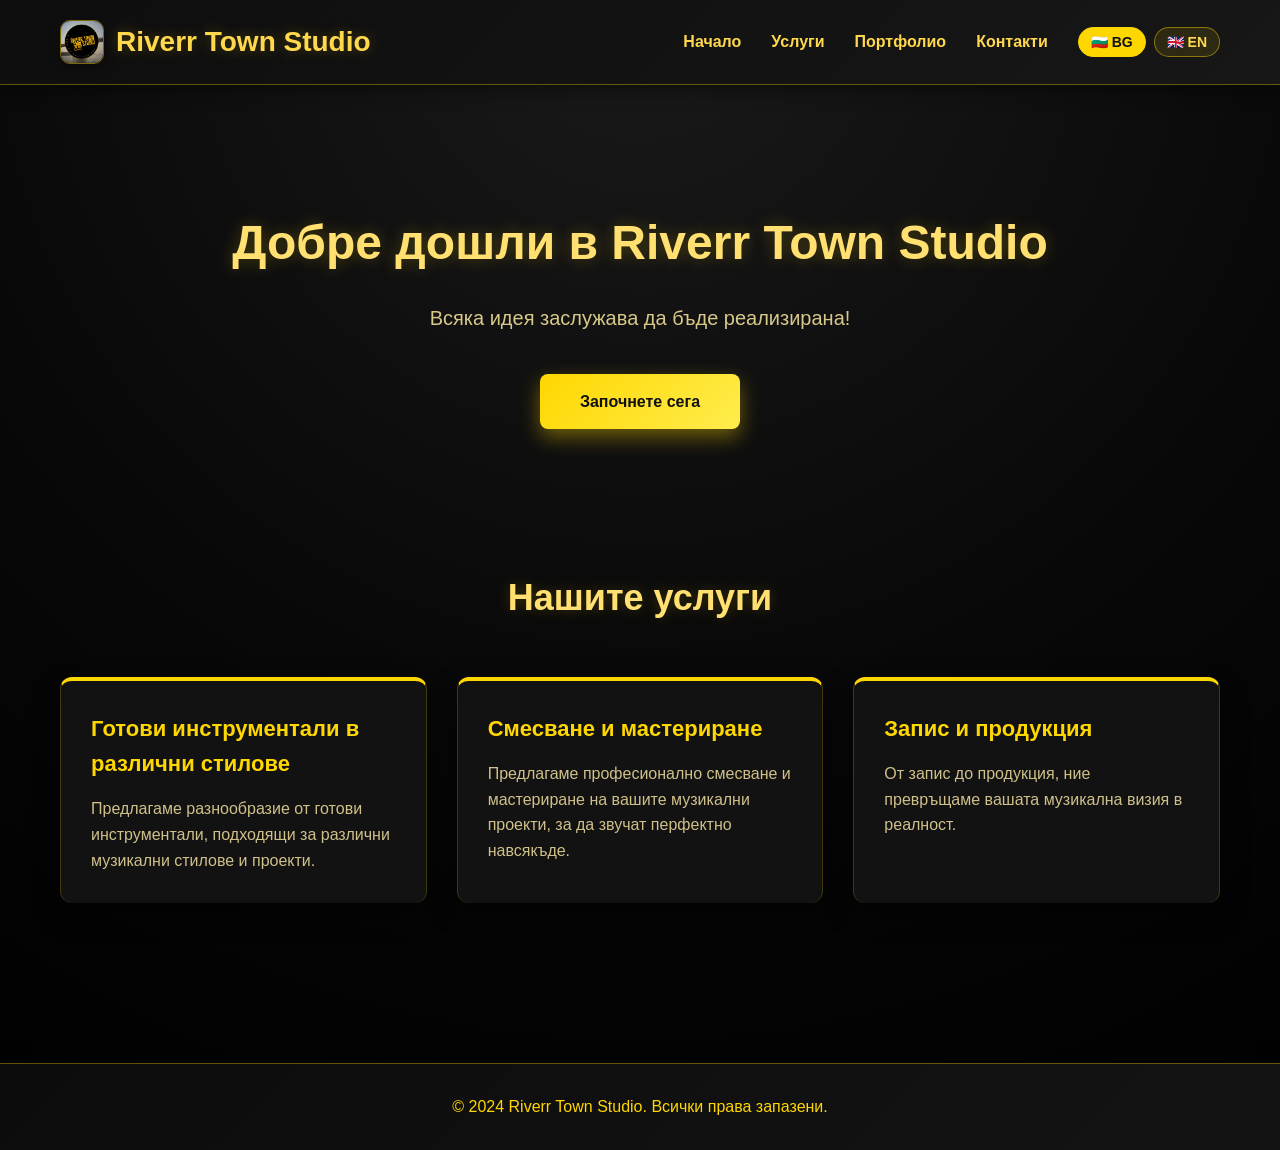
<file: index.html>
<!DOCTYPE html>
<html lang="bg">
<head>
    <meta charset="UTF-8">
    <meta name="viewport" content="width=device-width, initial-scale=1.0">
    <title>Riverr Town Studio</title>
    <link rel="stylesheet" href="styles.css">
    <style>
        .hero {
            max-width: 1200px;
            margin: 60px auto 0;
            padding: 60px 20px;
            text-align: center;
        }

        .hero h1 {
            font-size: 48px;
            margin-bottom: 20px;
            color: #ffe070;
            text-shadow: 0 0 16px rgba(255, 215, 0, 0.25);
        }

        .hero p {
            font-size: 20px;
            color: #d8c98b;
            margin-bottom: 40px;
        }

        .cta-button {
            display: inline-block;
            background: linear-gradient(135deg, #ffd700 0%, #ffed4e 100%);
            color: #111;
            padding: 15px 40px;
            border-radius: 8px;
            text-decoration: none;
            font-weight: bold;
            font-size: 16px;
            box-shadow: 0 8px 20px rgba(255, 215, 0, 0.4);
            transition: transform 0.3s ease, box-shadow 0.3s ease;
            border: none;
            cursor: pointer;
        }

        .cta-button:hover {
            transform: translateY(-3px);
            box-shadow: 0 12px 30px rgba(255, 215, 0, 0.6);
        }

        .features {
            max-width: 1200px;
            margin: 80px auto;
            padding: 0 20px;
        }

        .features h2 {
            text-align: center;
            font-size: 36px;
            margin-bottom: 50px;
            color: #ffe070;
            text-shadow: 0 0 14px rgba(255, 215, 0, 0.22);
        }

        .feature-grid {
            display: grid;
            grid-template-columns: repeat(auto-fit, minmax(120px, 1fr));
            gap: 30px;
            max-width: 1200px;
            margin: 0 auto;
        }

        .feature-card {
            background: #121212;
            padding: 30px;
            border-radius: 12px;
            box-shadow: 0 10px 28px rgba(0, 0, 0, 0.45);
            transition: transform 0.3s ease, box-shadow 0.3s ease;
            border-top: 4px solid #ffd700;
            border-left: 1px solid rgba(255, 215, 0, 0.2);
            border-right: 1px solid rgba(255, 215, 0, 0.2);
        }

        .feature-card:hover {
            transform: translateY(-8px);
            box-shadow: 0 15px 40px rgba(255, 215, 0, 0.3);
        }

        .feature-card h3 {
            color: #ffd700;
            margin-bottom: 15px;
            font-size: 22px;
        }

        .feature-card p {
            color: #d0c08a;
            font-size: 16px;
        }
    </style>
</head>
<body>
    <header>
        <nav>
            <div class="logo">
                <img src="logo.png" alt="Riverr Town Studio logo">
                <span>Riverr Town Studio</span>
            </div>
            <ul>
                <li><a href="index.html" data-i18n="nav_home">Начало</a></li>
                <li><a href="index.html#services" data-i18n="nav_services">Услуги</a></li>
                <li><a href="portfolio.html" data-i18n="nav_portfolio">Портфолио</a></li>
                <li><a href="contacts.html" data-i18n="nav_contact">Контакти</a></li>
                <li class="language-switch" aria-label="Избор на език / Language selection">
                    <button class="lang-btn active" data-lang="bg" type="button">🇧🇬 BG</button>
                    <button class="lang-btn" data-lang="en" type="button">🇬🇧 EN</button>
                </li>
            </ul>
        </nav>
    </header>

    <section class="hero" id="home">
        <h1 data-i18n="hero_title">Добре дошли в Riverr Town Studio</h1>
        <p data-i18n="hero_subtitle">Всяка идея заслужава да бъде реализирана!</p>
        <a class="cta-button" data-i18n="hero_cta" href="shop.html">Започнете сега</a>
    </section>

    <section class="features" id="services">
        <h2 data-i18n="services_title">Нашите услуги</h2>
        <div class="feature-grid">
            <div class="feature-card">
                <h3 data-i18n="feature_1_title">Готови инструментали в различни стилове</h3>
                <p data-i18n="feature_1_text">Предлагаме разнообразие от готови инструментали, подходящи за различни музикални стилове и проекти.</p>
            </div>
            <div class="feature-card">
                <h3 data-i18n="feature_2_title">Смесване и мастериране</h3>
                <p data-i18n="feature_2_text">Предлагаме професионално смесване и мастериране на вашите музикални проекти, за да звучат перфектно навсякъде.</p>
            </div>
            <div class="feature-card">
                <h3 data-i18n="feature_3_title">Запис и продукция</h3>
                <p data-i18n="feature_3_text">От запис до продукция, ние превръщаме вашата музикална визия в реалност.</p>
            </div>
        </div>
    </section>

    <footer>
        <p data-i18n="footer_text">&copy; 2024 Riverr Town Studio. Всички права запазени.</p>
    </footer>

    <script>
        const translations = {
            bg: {
                nav_home: "Начало",
                nav_services: "Услуги",
                nav_portfolio: "Портфолио",
                nav_contact: "Контакти",
                hero_title: "Добре дошли в Riverr Town Studio",
                hero_subtitle: "Всяка идея заслужава да бъде реализирана!",
                hero_cta: "Започнете сега",
                services_title: "Нашите услуги",
                feature_1_title: "Готови инструментали в различни стилове",
                feature_1_text: "Предлагаме разнообразие от готови инструментали, подходящи за различни музикални стилове и проекти.",
                feature_2_title: "Смесване и мастериране",
                feature_2_text: "Предлагаме професионално смесване и мастериране на вашите музикални проекти, за да звучат перфектно навсякъде.",
                feature_3_title: "Запис и продукция",
                feature_3_text: "От запис до продукция, ние превръщаме вашата музикална визия в реалност.",
                footer_text: "&copy; 2024 Riverr Town Studio. Всички права запазени.",
                page_title: "Riverr Town Studio"
            },
            en: {
                nav_home: "Home",
                nav_services: "Services",
                nav_portfolio: "Portfolio",
                nav_contact: "Contact",
                hero_title: "Welcome to Riverr Town Studio",
                hero_subtitle: "Every idea deserves to be brought to life!",
                hero_cta: "Get Started",
                services_title: "Our Services",
                feature_1_title: "Ready-Made Instrumentals in Various Styles",
                feature_1_text: "We offer a diverse range of ready-made instrumentals suitable for different music genres and creative projects.",
                feature_2_title: "Mixing and Mastering",
                feature_2_text: "We provide professional mixing and mastering for your music projects, so they sound perfect everywhere.",
                feature_3_title: "Recording and Production",
                feature_3_text: "From recording to production, we turn your musical vision into reality.",
                footer_text: "&copy; 2024 Riverr Town Studio. All rights reserved.",
                page_title: "Riverr Town Studio"
            }
        };

        const languageButtons = document.querySelectorAll('.lang-btn');
        const translatableElements = document.querySelectorAll('[data-i18n]');

        function setLanguage(lang) {
            const selectedLanguage = translations[lang] ? lang : 'bg';

            translatableElements.forEach((element) => {
                const key = element.getAttribute('data-i18n');
                if (translations[selectedLanguage][key]) {
                    element.innerHTML = translations[selectedLanguage][key];
                }
            });

            document.documentElement.lang = selectedLanguage;
            document.title = translations[selectedLanguage].page_title;
            localStorage.setItem('riverrtown-language', selectedLanguage);

            languageButtons.forEach((button) => {
                button.classList.toggle('active', button.dataset.lang === selectedLanguage);
            });
        }

        languageButtons.forEach((button) => {
            button.addEventListener('click', () => {
                setLanguage(button.dataset.lang);
            });
        });

        setLanguage(localStorage.getItem('riverrtown-language') || 'bg');
    </script>
</body>
</html>
</file>
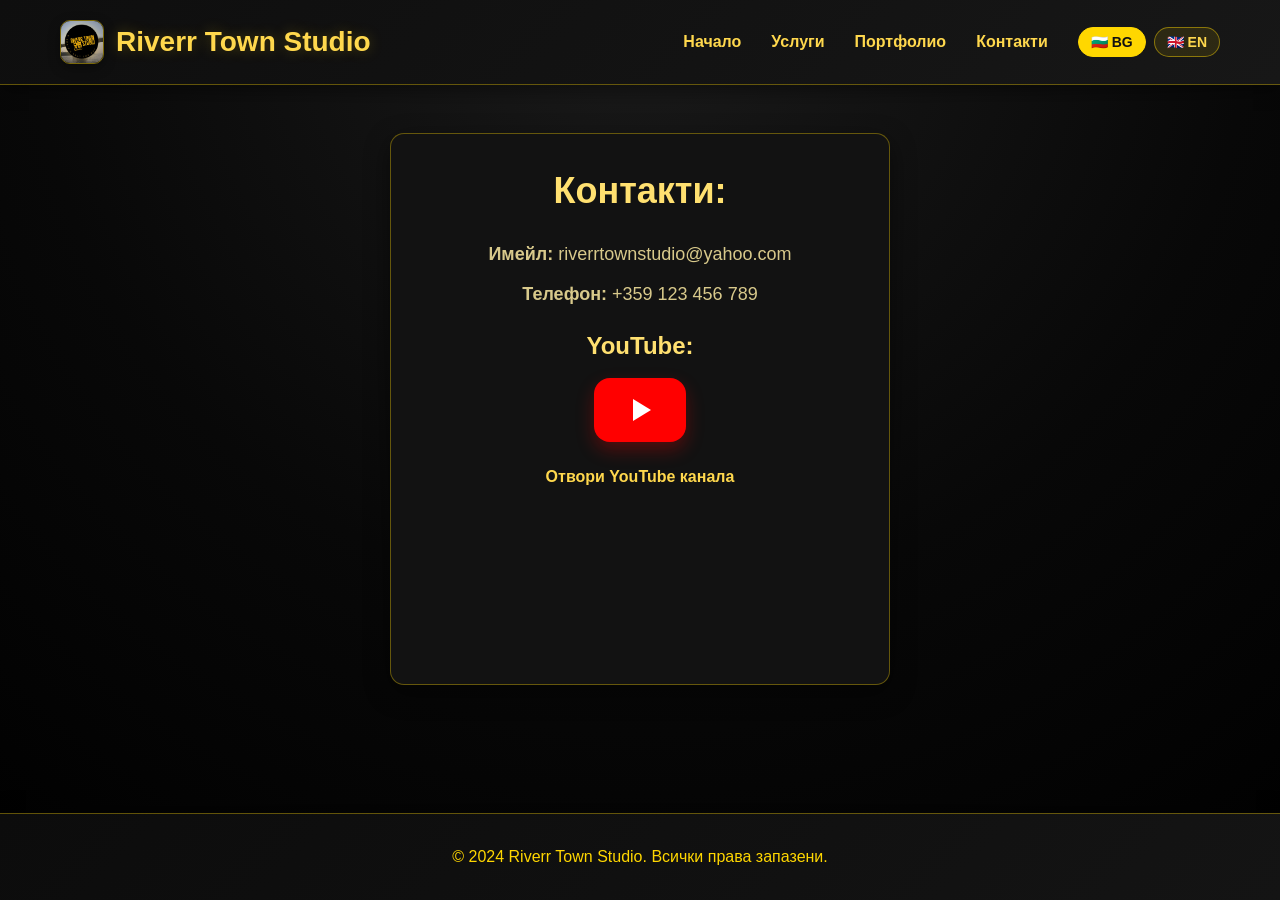
<file: contacts.html>
<!DOCTYPE html>
<html lang="bg">
<head>
    <meta charset="UTF-8">
    <meta name="viewport" content="width=device-width, initial-scale=1.0">
    <title>Riverr Town Studio - Contacts</title>
    <link rel="stylesheet" href="styles.css">
    <style>
        .contacts {
            flex: 1;
            width: min(500px, calc(100% - 32px));
            max-width: 800px;
            margin: 48px auto;
            padding: 28px;
            text-align: center;
            background: #121212;
            border-radius: 14px;
            border: 1px solid rgba(255, 215, 0, 0.35);
            box-shadow: 0 8px 26px rgba(0, 0, 0, 0.48);
        }

        .contacts h1 {
            font-size: 36px;
            margin-bottom: 20px;
            color: #ffe070;
        }

        .contacts p {
            font-size: 18px;
            color: #d8c98b;
            margin-bottom: 12px;
        }

        .youtube-wrap {
            margin-top: 18px;
        }

        .youtube-wrap h2 {
            font-size: 24px;
            margin-bottom: 12px;
            color: #ffe070;
        }

        .youtube-logo {
            width: 92px;
            height: 64px;
            background: #ff0000;
            border-radius: 16px;
            margin: 0 auto 12px;
            display: grid;
            place-items: center;
            box-shadow: 0 8px 18px rgba(255, 0, 0, 0.28);
        }

        .youtube-play {
            width: 0;
            height: 0;
            border-top: 11px solid transparent;
            border-bottom: 11px solid transparent;
            border-left: 18px solid #fff;
            margin-left: 3px;
        }

        .youtube-link {
            display: inline-block;
            margin-top: 10px;
            color: #ffd84d;
            font-weight: 600;
            text-decoration: none;
        }

        .youtube-link:hover {
            text-decoration: underline;
        }
    </style>
</head>
<body>
    <header>
        <nav>
            <div class="logo">
                <img src="logo.png" alt="Riverr Town Studio logo">
                <span>Riverr Town Studio</span>
            </div>
            <ul>
                <li><a href="index.html" data-i18n="nav_home">Начало</a></li>
                <li><a href="index.html#services" data-i18n="nav_services">Услуги</a></li>
                <li><a href="portfolio.html" data-i18n="nav_portfolio">Портфолио</a></li>
                <li><a href="contacts.html" data-i18n="nav_contact">Контакти</a></li>
                <li class="language-switch" aria-label="Избор на език / Language selection">
                    <button class="lang-btn active" data-lang="bg" type="button">🇧🇬 BG</button>
                    <button class="lang-btn" data-lang="en" type="button">🇬🇧 EN</button>
                </li>
            </ul>
        </nav>
    </header>

    <section class="contacts" id="contacts">
        <h1 data-i18n="contacts_title">Контакти:</h1>
        <p><strong data-i18n="contacts_email_label">Имейл:</strong> riverrtownstudio@yahoo.com</p>
        <p><strong data-i18n="contacts_phone_label">Телефон:</strong> +359 123 456 789</p>
        <div class="youtube-wrap">
            <h2 data-i18n="contacts_youtube">YouTube:</h2>
            <div class="youtube-logo" aria-hidden="true">
                <span class="youtube-play"></span>
            </div>
            <a class="youtube-link" href="https://www.youtube.com/@riverrtownstudio" target="_blank" rel="noopener noreferrer" data-i18n="contacts_youtube_open">Отвори YouTube канала</a>
        </div>
    </section>

    <footer>
        <p data-i18n="footer_text">&copy; 2024 Riverr Town Studio. Всички права запазени.</p>
    </footer>

    <script>
        const translations = {
            bg: {
                nav_home: "Начало",
                nav_services: "Услуги",
                nav_portfolio: "Портфолио",
                nav_contact: "Контакти",
                contacts_title: "Контакти:",
                contacts_email_label: "Имейл:",
                contacts_phone_label: "Телефон:",
                contacts_youtube: "YouTube:",
                contacts_youtube_open: "Отвори YouTube канала",
                footer_text: "&copy; 2024 Riverr Town Studio. Всички права запазени.",
                page_title: "Riverr Town Studio - Контакти"
            },
            en: {
                nav_home: "Home",
                nav_services: "Services",
                nav_portfolio: "Portfolio",
                nav_contact: "Contacts",
                contacts_title: "Contacts:",
                contacts_email_label: "Email:",
                contacts_phone_label: "Phone:",
                contacts_youtube: "YouTube:",
                contacts_youtube_open: "Open YouTube channel",
                footer_text: "&copy; 2024 Riverr Town Studio. All rights reserved.",
                page_title: "Riverr Town Studio - Contacts"
            }
        };

        const languageButtons = document.querySelectorAll('.lang-btn');
        const translatableElements = document.querySelectorAll('[data-i18n]');

        function setLanguage(lang) {
            const selectedLanguage = translations[lang] ? lang : 'bg';

            translatableElements.forEach((element) => {
                const key = element.getAttribute('data-i18n');
                if (translations[selectedLanguage][key]) {
                    element.innerHTML = translations[selectedLanguage][key];
                }
            });

            document.documentElement.lang = selectedLanguage;
            document.title = translations[selectedLanguage].page_title;
            localStorage.setItem('riverrtown-language', selectedLanguage);

            languageButtons.forEach((button) => {
                button.classList.toggle('active', button.dataset.lang === selectedLanguage);
            });
        }

        languageButtons.forEach((button) => {
            button.addEventListener('click', () => {
                setLanguage(button.dataset.lang);
            });
        });

        setLanguage(localStorage.getItem('riverrtown-language') || 'bg');
    </script>

</body>
</html>
</file>
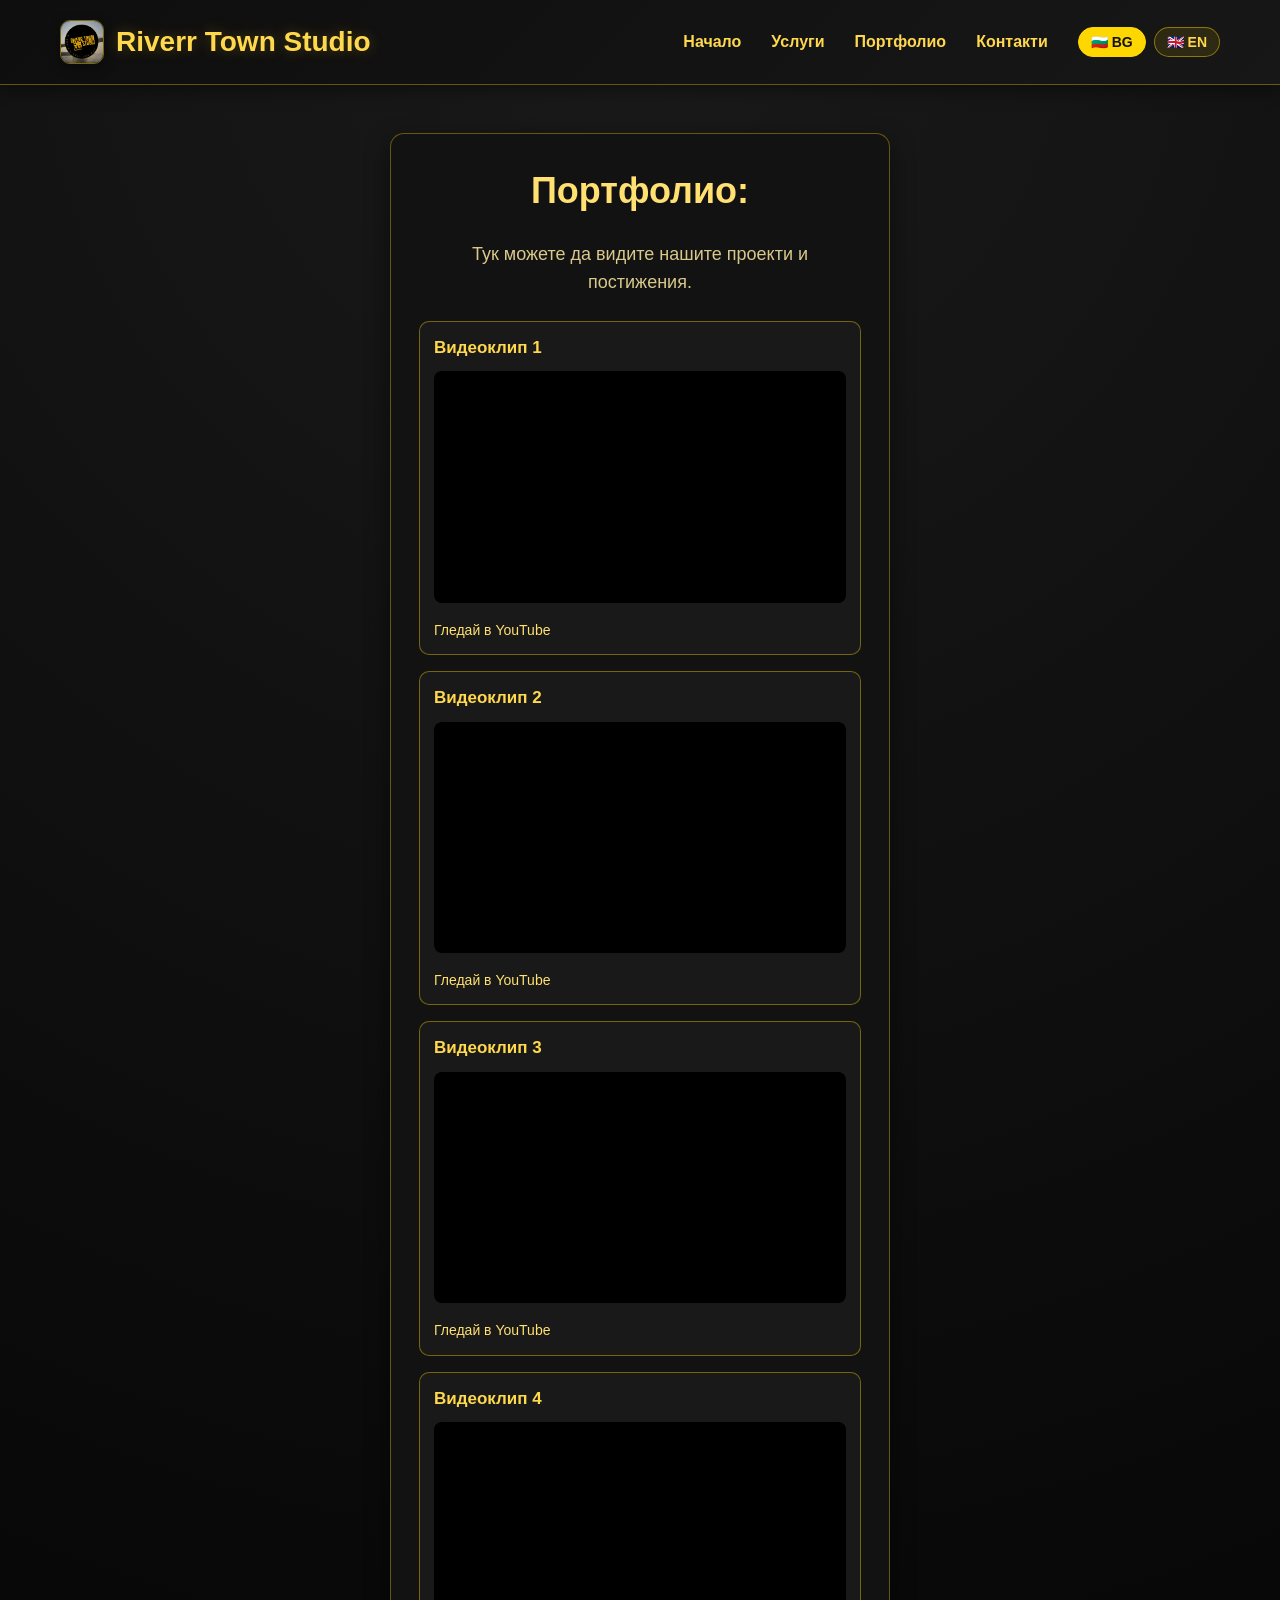
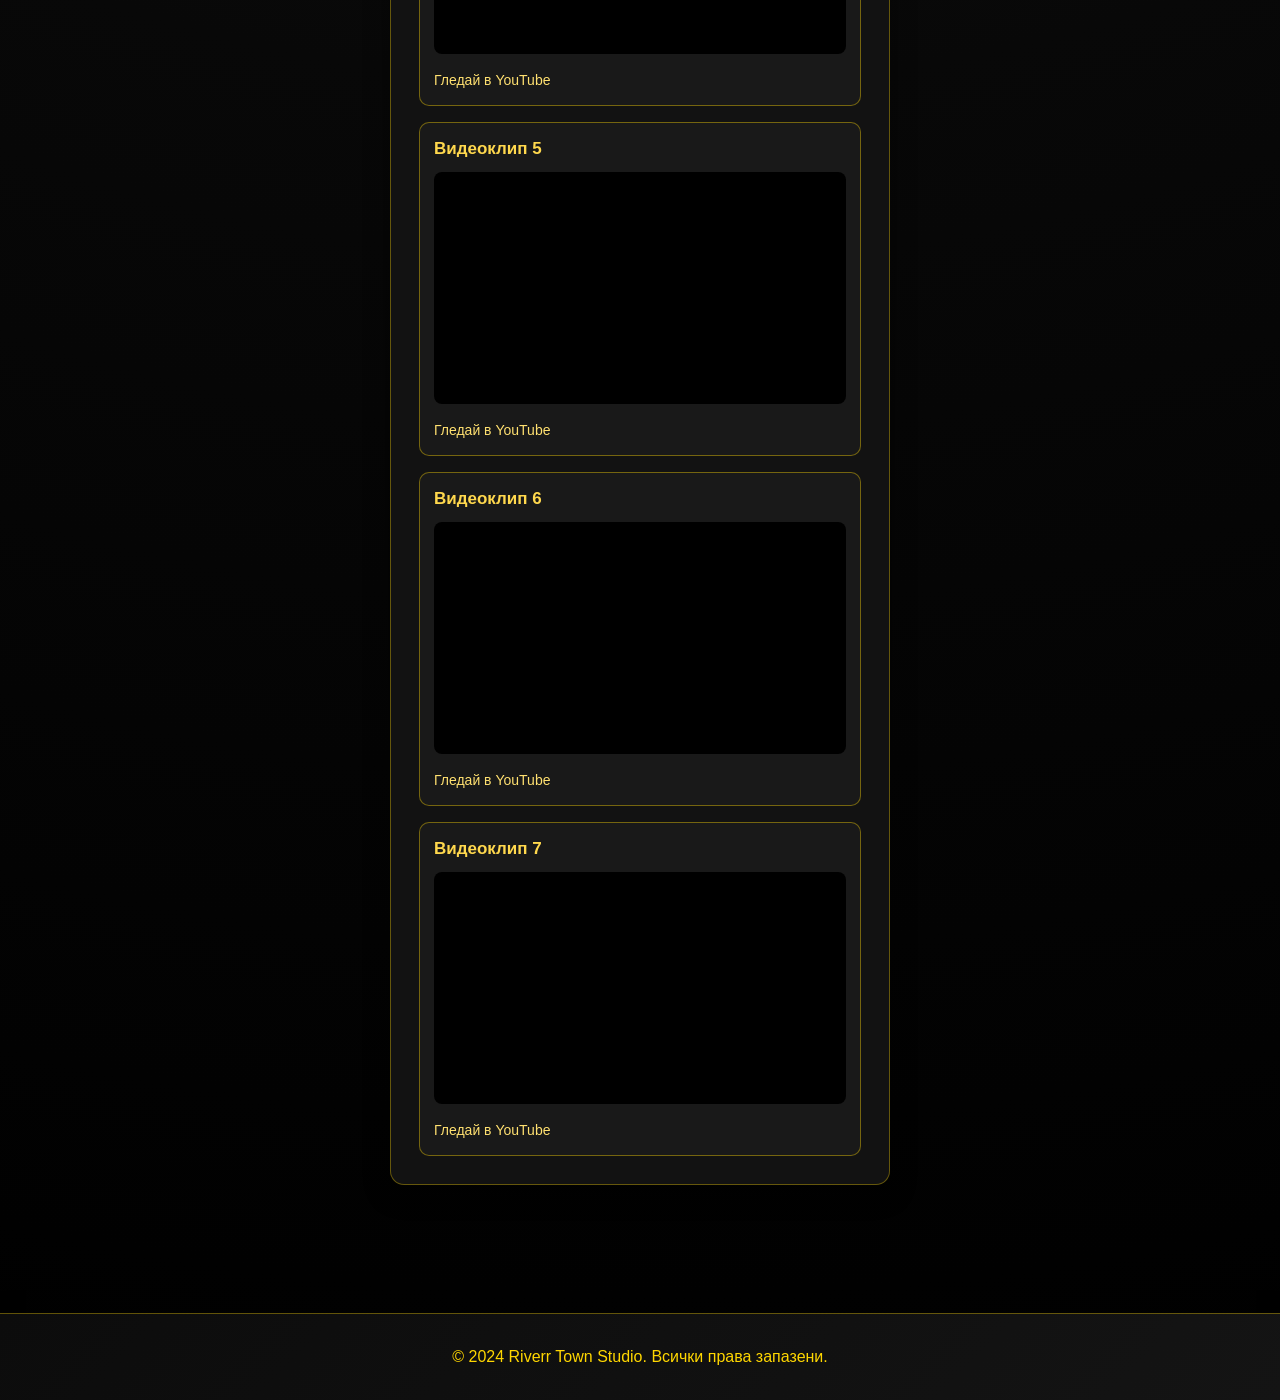
<file: portfolio.html>
<!DOCTYPE html>
<html lang="bg">
<head>
    <meta charset="UTF-8">
    <meta name="viewport" content="width=device-width, initial-scale=1.0">
    <title>Riverr Town Studio - Portfolio</title>
    <link rel="stylesheet" href="styles.css">
    <style>
        .portfolio {
            flex: 1;
            width: min(500px, calc(100% - 32px));
            max-width: 800px;
            margin: 48px auto;
            padding: 28px;
            text-align: center;
            background: #121212;
            border-radius: 14px;
            border: 1px solid rgba(255, 215, 0, 0.35);
            box-shadow: 0 8px 26px rgba(0, 0, 0, 0.48);
        }

        .portfolio h1 {
            font-size: 36px;
            margin-bottom: 20px;
            color: #ffe070;
        }

        .portfolio p {
            font-size: 18px;
            color: #d8c98b;
            margin-bottom: 12px;
        }

        .portfolio-links {
            margin-top: 24px;
            list-style: none;
            display: grid;
            gap: 16px;
            text-align: left;
        }

        .video-item {
            padding: 12px 14px;
            background: #191919;
            border: 1px solid rgba(255, 215, 0, 0.4);
            border-radius: 10px;
        }

        .video-item h3 {
            margin-bottom: 10px;
            color: #ffd84d;
            font-weight: 600;
            font-size: 17px;
        }

        .video-frame {
            width: 100%;
            max-width: 100%;
            aspect-ratio: 16 / 9;
            border: 0;
            border-radius: 8px;
            background: #000;
        }

        .video-link {
            display: inline-block;
            margin-top: 8px;
            color: #ffe070;
            text-decoration: none;
            font-size: 14px;
        }

        .video-link:hover {
            text-decoration: underline;
        }
    </style>
</head>
<body>
    <header>
         <nav>
            <div class="logo">
                <img src="logo.png" alt="Riverr Town Studio logo">
                <span>Riverr Town Studio</span>
            </div>
            <ul>
                <li><a href="index.html" data-i18n="nav_home">Начало</a></li>
                <li><a href="index.html#services" data-i18n="nav_services">Услуги</a></li>
                <li><a href="portfolio.html" data-i18n="nav_portfolio">Портфолио</a></li>
                <li><a href="contacts.html" data-i18n="nav_contact">Контакти</a></li>
                <li class="language-switch" aria-label="Избор на език / Language selection">
                    <button class="lang-btn active" data-lang="bg" type="button">🇧🇬 BG</button>
                    <button class="lang-btn" data-lang="en" type="button">🇬🇧 EN</button>
                </li>
            </ul>
        </nav>
    </header>

    <section class="portfolio" id="portfolio">
        <h1 data-i18n="portfolio_title">Портфолио:</h1>
        <p data-i18n="portfolio_description">Тук можете да видите нашите проекти и постижения.</p>
        <ul class="portfolio-links">
            <li class="video-item">
                <h3 data-i18n="video_1">Видеоклип 1</h3>
                <iframe class="video-frame" src="https://www.youtube.com/embed/ktLFPDEqyic" title="Video 1" loading="lazy" allow="accelerometer; autoplay; clipboard-write; encrypted-media; gyroscope; picture-in-picture; web-share" referrerpolicy="strict-origin-when-cross-origin" allowfullscreen></iframe>
                <a class="video-link" href="https://www.youtube.com/watch?v=ktLFPDEqyic" target="_blank" rel="noopener noreferrer" data-i18n="watch_on_youtube">Гледай в YouTube</a>
            </li>
            <li class="video-item">
                <h3 data-i18n="video_2">Видеоклип 2</h3>
                <iframe class="video-frame" src="https://www.youtube.com/embed/gLlwFER45xc" title="Video 2" loading="lazy" allow="accelerometer; autoplay; clipboard-write; encrypted-media; gyroscope; picture-in-picture; web-share" referrerpolicy="strict-origin-when-cross-origin" allowfullscreen></iframe>
                <a class="video-link" href="https://www.youtube.com/watch?v=gLlwFER45xc" target="_blank" rel="noopener noreferrer" data-i18n="watch_on_youtube">Гледай в YouTube</a>
            </li>
            <li class="video-item">
                <h3 data-i18n="video_3">Видеоклип 3</h3>
                <iframe class="video-frame" src="https://www.youtube.com/embed/zOfMSNnMyjY" title="Video 3" loading="lazy" allow="accelerometer; autoplay; clipboard-write; encrypted-media; gyroscope; picture-in-picture; web-share" referrerpolicy="strict-origin-when-cross-origin" allowfullscreen></iframe>
                <a class="video-link" href="https://www.youtube.com/watch?v=zOfMSNnMyjY" target="_blank" rel="noopener noreferrer" data-i18n="watch_on_youtube">Гледай в YouTube</a>
            </li>
            <li class="video-item">
                <h3 data-i18n="video_4">Видеоклип 4</h3>
                <iframe class="video-frame" src="https://www.youtube.com/embed/r1QteaBNHAQ" title="Video 4" loading="lazy" allow="accelerometer; autoplay; clipboard-write; encrypted-media; gyroscope; picture-in-picture; web-share" referrerpolicy="strict-origin-when-cross-origin" allowfullscreen></iframe>
                <a class="video-link" href="https://www.youtube.com/watch?v=r1QteaBNHAQ" target="_blank" rel="noopener noreferrer" data-i18n="watch_on_youtube">Гледай в YouTube</a>
            </li>
            <li class="video-item">
                <h3 data-i18n="video_5">Видеоклип 5</h3>
                <iframe class="video-frame" src="https://www.youtube.com/embed/xMsvRg71IGs" title="Video 5" loading="lazy" allow="accelerometer; autoplay; clipboard-write; encrypted-media; gyroscope; picture-in-picture; web-share" referrerpolicy="strict-origin-when-cross-origin" allowfullscreen></iframe>
                <a class="video-link" href="https://www.youtube.com/watch?v=xMsvRg71IGs" target="_blank" rel="noopener noreferrer" data-i18n="watch_on_youtube">Гледай в YouTube</a>
            </li>
            <li class="video-item">
                <h3 data-i18n="video_6">Видеоклип 6</h3>
                <iframe class="video-frame" src="https://www.youtube.com/embed/OWUhiC0y0P0" title="Video 6" loading="lazy" allow="accelerometer; autoplay; clipboard-write; encrypted-media; gyroscope; picture-in-picture; web-share" referrerpolicy="strict-origin-when-cross-origin" allowfullscreen></iframe>
                <a class="video-link" href="https://www.youtube.com/watch?v=OWUhiC0y0P0" target="_blank" rel="noopener noreferrer" data-i18n="watch_on_youtube">Гледай в YouTube</a>
            </li>
            <li class="video-item">
                <h3 data-i18n="video_7">Видеоклип 7</h3>
                <iframe class="video-frame" src="https://www.youtube.com/embed/3JJe4FF0l44" title="Video 7" loading="lazy" allow="accelerometer; autoplay; clipboard-write; encrypted-media; gyroscope; picture-in-picture; web-share" referrerpolicy="strict-origin-when-cross-origin" allowfullscreen></iframe>
                <a class="video-link" href="https://www.youtube.com/watch?v=3JJe4FF0l44" target="_blank" rel="noopener noreferrer" data-i18n="watch_on_youtube">Гледай в YouTube</a>
            </li>
        </ul>
    </section>

    <footer>
        <p data-i18n="footer_text">&copy; 2024 Riverr Town Studio. Всички права запазени.</p>
    </footer>

    <script>
        const translations = {
            bg: {
                nav_home: "Начало",
                nav_services: "Услуги",
                nav_portfolio: "Портфолио",
                nav_contact: "Контакти",
                portfolio_title: "Портфолио:",
                portfolio_description: "Тук можете да видите нашите проекти и постижения.",
                video_1: "Видеоклип 1",
                video_2: "Видеоклип 2",
                video_3: "Видеоклип 3",
                video_4: "Видеоклип 4",
                video_5: "Видеоклип 5",
                video_6: "Видеоклип 6",
                video_7: "Видеоклип 7",
                watch_on_youtube: "Гледай в YouTube",
                footer_text: "&copy; 2024 Riverr Town Studio. Всички права запазени.",
                page_title: "Riverr Town Studio - Портфолио"
            },
            en: {
                nav_home: "Home",
                nav_services: "Services",
                nav_portfolio: "Portfolio",
                nav_contact: "Contacts",
                portfolio_title: "Portfolio:",
                portfolio_description: "Here you can see our projects and achievements.",
                video_1: "Video 1",
                video_2: "Video 2",
                video_3: "Video 3",
                video_4: "Video 4",
                video_5: "Video 5",
                video_6: "Video 6",
                video_7: "Video 7",
                watch_on_youtube: "Watch on YouTube",
                footer_text: "&copy; 2024 Riverr Town Studio. All rights reserved.",
                page_title: "Riverr Town Studio - Portfolio"
            }
        };

        const languageButtons = document.querySelectorAll('.lang-btn');
        const translatableElements = document.querySelectorAll('[data-i18n]');

        function setLanguage(lang) {
            const selectedLanguage = translations[lang] ? lang : 'bg';

            translatableElements.forEach((element) => {
                const key = element.getAttribute('data-i18n');
                if (translations[selectedLanguage][key]) {
                    element.innerHTML = translations[selectedLanguage][key];
                }
            });

            document.documentElement.lang = selectedLanguage;
            document.title = translations[selectedLanguage].page_title;
            localStorage.setItem('riverrtown-language', selectedLanguage);

            languageButtons.forEach((button) => {
                button.classList.toggle('active', button.dataset.lang === selectedLanguage);
            });
        }

        languageButtons.forEach((button) => {
            button.addEventListener('click', () => {
                setLanguage(button.dataset.lang);
            });
        });

        setLanguage(localStorage.getItem('riverrtown-language') || 'bg');
    </script>
</body>
</html>
</file>
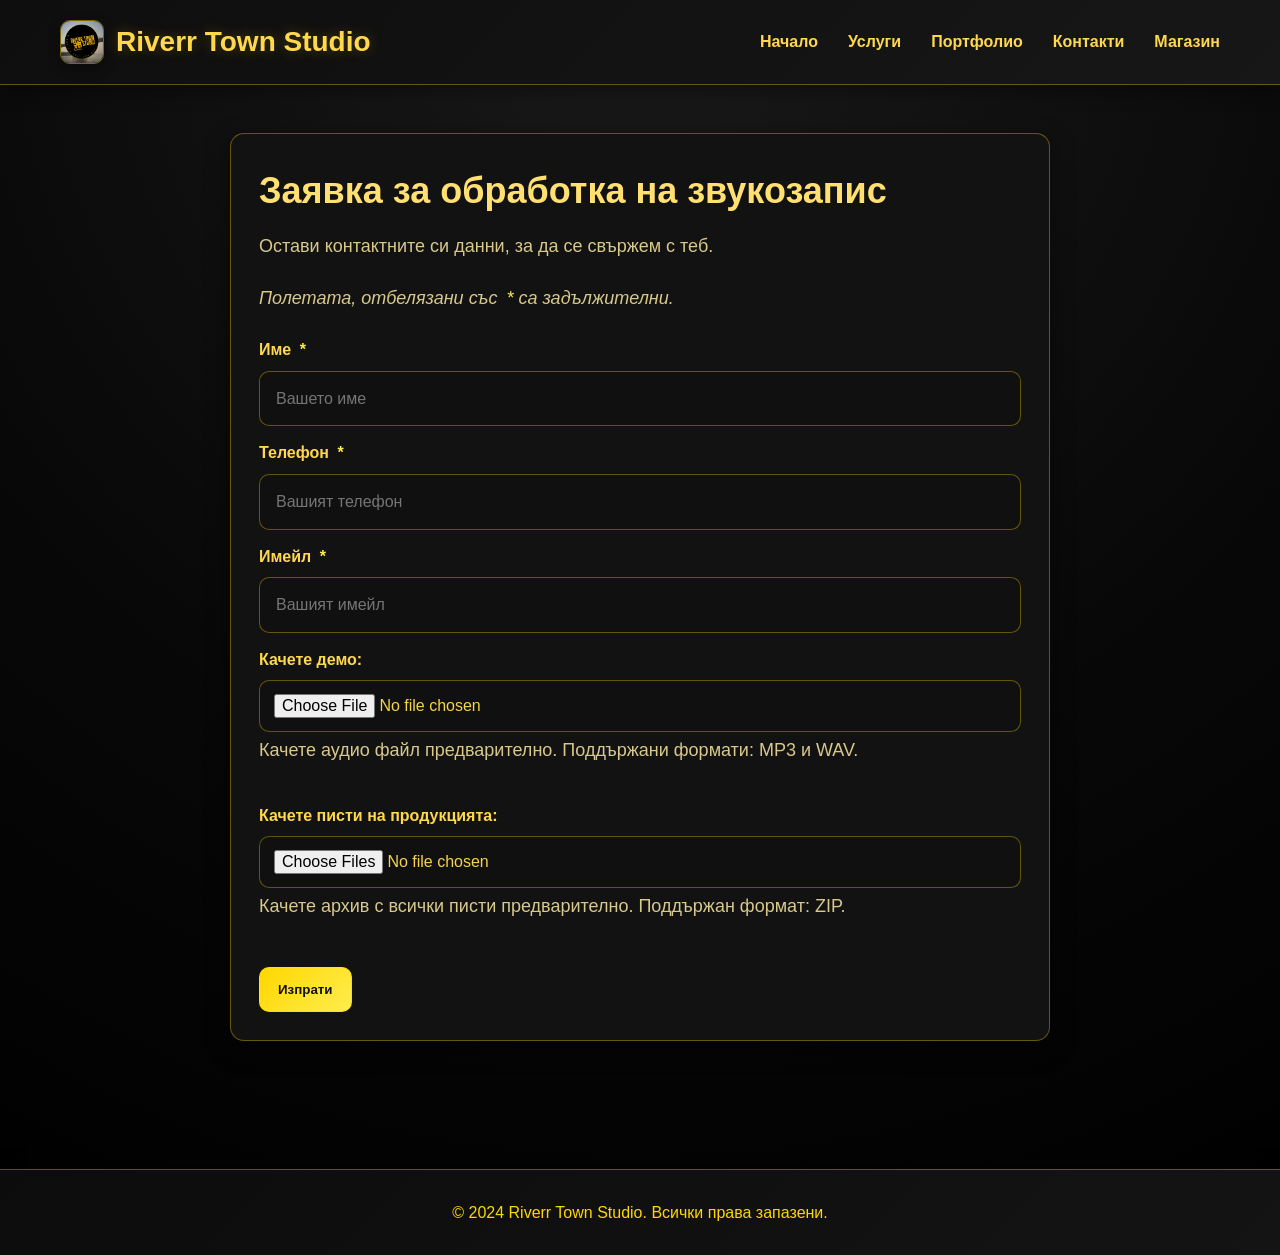
<file: processing.html>
<!DOCTYPE html>
<html lang="bg">
<head>
    <meta charset="UTF-8">
    <meta name="viewport" content="width=device-width, initial-scale=1.0">
    <title>Заявка за обработка - Riverr Town Studio</title>
    <link rel="stylesheet" href="styles.css">
    <style>
        .request-page {
            flex: 1;
            max-width: 820px;
            width: calc(100% - 32px);
            margin: 48px auto;
            padding: 28px;
            background: #121212;
            border-radius: 14px;
            border: 1px solid rgba(255, 215, 0, 0.35);
            box-shadow: 0 8px 26px rgba(0, 0, 0, 0.48);
        }

        .request-page h1 {
            font-size: 36px;
            color: #ffe070;
            margin-bottom: 12px;
        }

        .request-page p {
            color: #d8c98b;
            font-size: 18px;
            margin-bottom: 24px;
        }

        .request-form {
            display: grid;
            gap: 14px;
        }

        .form-field {
            display: grid;
            gap: 8px;
        }

        .form-field label {
            color: #ffd84d;
            font-weight: 700;
        }

        .required-star {
            color: #ffed4e;
            margin-left: 4px;
        }

        .upload-note {
            color: #d8c98b;
            font-size: 14px;
            margin-top: -4px;
        }

        .form-field input,
        .form-field textarea {
            width: 100%;
            border: 1px solid rgba(255, 215, 0, 0.35);
            border-radius: 10px;
            padding: 14px 16px;
            background: #101010;
            color: #f4d44d;
            font: inherit;
        }

        .form-field textarea {
            min-height: 140px;
            resize: vertical;
        }

        .form-field input[type="file"] {
            padding: 12px 14px;
        }

        .form-field input:focus,
        .form-field textarea:focus {
            outline: none;
            border-color: #ffd700;
            box-shadow: 0 0 0 3px rgba(255, 215, 0, 0.15);
        }

        .form-actions {
            display: flex;
            gap: 12px;
            flex-wrap: wrap;
            margin-top: 8px;
        }

        .action-button {
            appearance: none;
            border: 1px solid rgba(255, 215, 0, 0.4);
            background: linear-gradient(135deg, #ffd700 0%, #ffed4e 100%);
            color: #111;
            font-weight: 700;
            border-radius: 10px;
            padding: 14px 18px;
            cursor: pointer;
            transition: transform 0.2s ease, box-shadow 0.2s ease;
        }

        .action-button:hover {
            transform: translateY(-2px);
            box-shadow: 0 8px 18px rgba(255, 215, 0, 0.25);
        }

        @media (max-width: 900px) {
            .request-page {
                width: calc(100% - 24px);
                margin: 24px auto;
                padding: 22px 18px;
            }

            .request-page h1 {
                font-size: 30px;
            }

            .request-page p {
                font-size: 16px;
            }
        }
    </style>
</head>
<body>
    <header>
        <nav>
            <div class="logo">
                <img src="logo.png" alt="Riverr Town Studio logo">
                <span>Riverr Town Studio</span>
            </div>
            <ul>
                <li><a href="index.html">Начало</a></li>
                <li><a href="index.html#services">Услуги</a></li>
                <li><a href="portfolio.html">Портфолио</a></li>
                <li><a href="contacts.html">Контакти</a></li>
                <li><a href="shop.html">Магазин</a></li>
            </ul>
        </nav>
    </header>

    <section class="request-page">
        <h1>Заявка за обработка на звукозапис</h1>
        <p>Остави контактните си данни, за да се свържем с теб.</p>
        <p style="font-style: italic;">Полетата, отбелязани със <span class="required-star">*</span> са задължителни.</p>

        <form class="request-form">
            <div class="form-field">
                <label for="name">Име <span class="required-star">*</span></label>
                <input id="name" name="name" type="text" placeholder="Вашето име" required>
            </div>
            <div class="form-field">
                <label for="phone">Телефон <span class="required-star">*</span></label>
                <input id="phone" name="phone" type="tel" placeholder="Вашият телефон" required>
            </div>
            <div class="form-field">
                <label for="email">Имейл <span class="required-star">*</span></label>
                <input id="email" name="email" type="email" placeholder="Вашият имейл" required>
            </div>
            <div class="form-field">
                <label for="demo-track">Качете демо:</label>
                <input id="demo-track" name="demo-track" type="file" accept=".mp3,.wav,audio/mpeg,audio/wav">
                <p class="upload-note">Качете аудио файл предварително. Поддържани формати: MP3 и WAV.</p>
            </div>
            <div class="form-field">
                <label for="production-tracks">Качете писти на продукцията:</label>
                <input id="production-tracks" name="production-tracks" type="file" accept=".zip,application/zip" multiple>
                <p class="upload-note">Качете архив с всички писти предварително. Поддържан формат: ZIP.</p>
            </div>
            <div class="form-actions">
                <button class="action-button" type="button">Изпрати</button>
            </div>
        </form>
    </section>

    <footer>
        <p>&copy; 2024 Riverr Town Studio. Всички права запазени.</p>
    </footer>
</body>
</html>
</file>
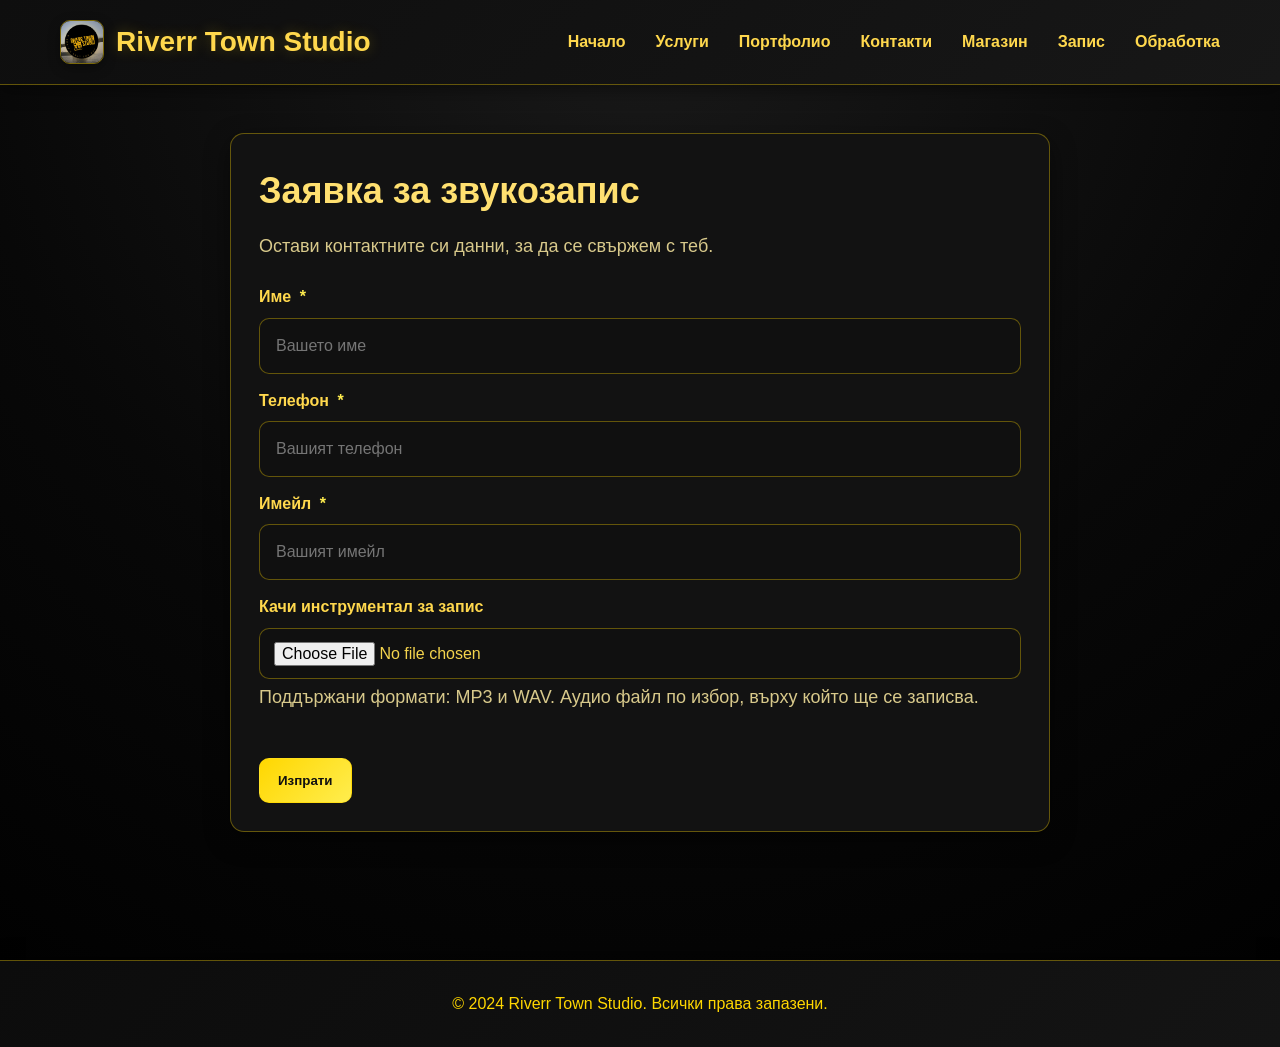
<file: recording.html>
<!DOCTYPE html>
<html lang="bg">
<head>
    <meta charset="UTF-8">
    <meta name="viewport" content="width=device-width, initial-scale=1.0">
    <title>Заявка за звукозапис - Riverr Town Studio</title>
    <link rel="stylesheet" href="styles.css">
    <style>
        .request-page {
            flex: 1;
            max-width: 820px;
            width: calc(100% - 32px);
            margin: 48px auto;
            padding: 28px;
            background: #121212;
            border-radius: 14px;
            border: 1px solid rgba(255, 215, 0, 0.35);
            box-shadow: 0 8px 26px rgba(0, 0, 0, 0.48);
        }

        .request-page h1 {
            font-size: 36px;
            color: #ffe070;
            margin-bottom: 12px;
        }

        .request-page p {
            color: #d8c98b;
            font-size: 18px;
            margin-bottom: 24px;
        }

        .request-form {
            display: grid;
            gap: 14px;
        }

        .form-field {
            display: grid;
            gap: 8px;
        }

        .form-field label {
            color: #ffd84d;
            font-weight: 700;
        }

        .required-star {
            color: #ffed4e;
            margin-left: 4px;
        }

        .upload-note {
            color: #d8c98b;
            font-size: 14px;
            margin-top: -4px;
        }

        .form-field input,
        .form-field textarea {
            width: 100%;
            border: 1px solid rgba(255, 215, 0, 0.35);
            border-radius: 10px;
            padding: 14px 16px;
            background: #101010;
            color: #f4d44d;
            font: inherit;
        }

        .form-field textarea {
            min-height: 140px;
            resize: vertical;
        }

        .form-field input[type="file"] {
            padding: 12px 14px;
        }

        .form-field input:focus,
        .form-field textarea:focus {
            outline: none;
            border-color: #ffd700;
            box-shadow: 0 0 0 3px rgba(255, 215, 0, 0.15);
        }

        .form-actions {
            display: flex;
            gap: 12px;
            flex-wrap: wrap;
            margin-top: 8px;
        }

        .action-button {
            appearance: none;
            border: 1px solid rgba(255, 215, 0, 0.4);
            background: linear-gradient(135deg, #ffd700 0%, #ffed4e 100%);
            color: #111;
            font-weight: 700;
            border-radius: 10px;
            padding: 14px 18px;
            cursor: pointer;
            transition: transform 0.2s ease, box-shadow 0.2s ease;
        }

        .action-button:hover {
            transform: translateY(-2px);
            box-shadow: 0 8px 18px rgba(255, 215, 0, 0.25);
        }

        @media (max-width: 900px) {
            .request-page {
                width: calc(100% - 24px);
                margin: 24px auto;
                padding: 22px 18px;
            }

            .request-page h1 {
                font-size: 30px;
            }

            .request-page p {
                font-size: 16px;
            }
        }
    </style>
</head>
<body>
    <header>
        <nav>
            <div class="logo">
                <img src="logo.png" alt="Riverr Town Studio logo">
                <span>Riverr Town Studio</span>
            </div>
            <ul>
                <li><a href="index.html">Начало</a></li>
                <li><a href="index.html#services">Услуги</a></li>
                <li><a href="portfolio.html">Портфолио</a></li>
                <li><a href="contacts.html">Контакти</a></li>
                <li><a href="shop.html">Магазин</a></li>
                <li><a href="recording.html">Запис</a></li>
                <li><a href="processing.html">Обработка</a></li>
            </ul>
        </nav>
    </header>

    <section class="request-page">
        <h1>Заявка за звукозапис</h1>
        <p>Остави контактните си данни, за да се свържем с теб.</p>

        <form class="request-form">
            <div class="form-field">
                <label for="name">Име <span class="required-star">*</span></label>
                <input id="name" name="name" type="text" placeholder="Вашето име" required>
            </div>
            <div class="form-field">
                <label for="phone">Телефон <span class="required-star">*</span></label>
                <input id="phone" name="phone" type="tel" placeholder="Вашият телефон" required>
            </div>
            <div class="form-field">
                <label for="email">Имейл <span class="required-star">*</span></label>
                <input id="email" name="email" type="email" placeholder="Вашият имейл" required>
            </div>
            <div class="form-field">
                <label for="instrumental">Качи инструментал за запис</label>
                <input id="instrumental" name="instrumental" type="file" accept=".mp3,.wav,audio/mpeg,audio/wav">
                <p class="upload-note">Поддържани формати: MP3 и WAV. Аудио файл по избор, върху който ще се записва.</p>
            </div>
            <div class="form-actions">
                <button class="action-button" type="button">Изпрати</button>
            </div>
        </form>
    </section>

    <footer>
        <p>&copy; 2024 Riverr Town Studio. Всички права запазени.</p>
    </footer>
</body>
</html>
</file>
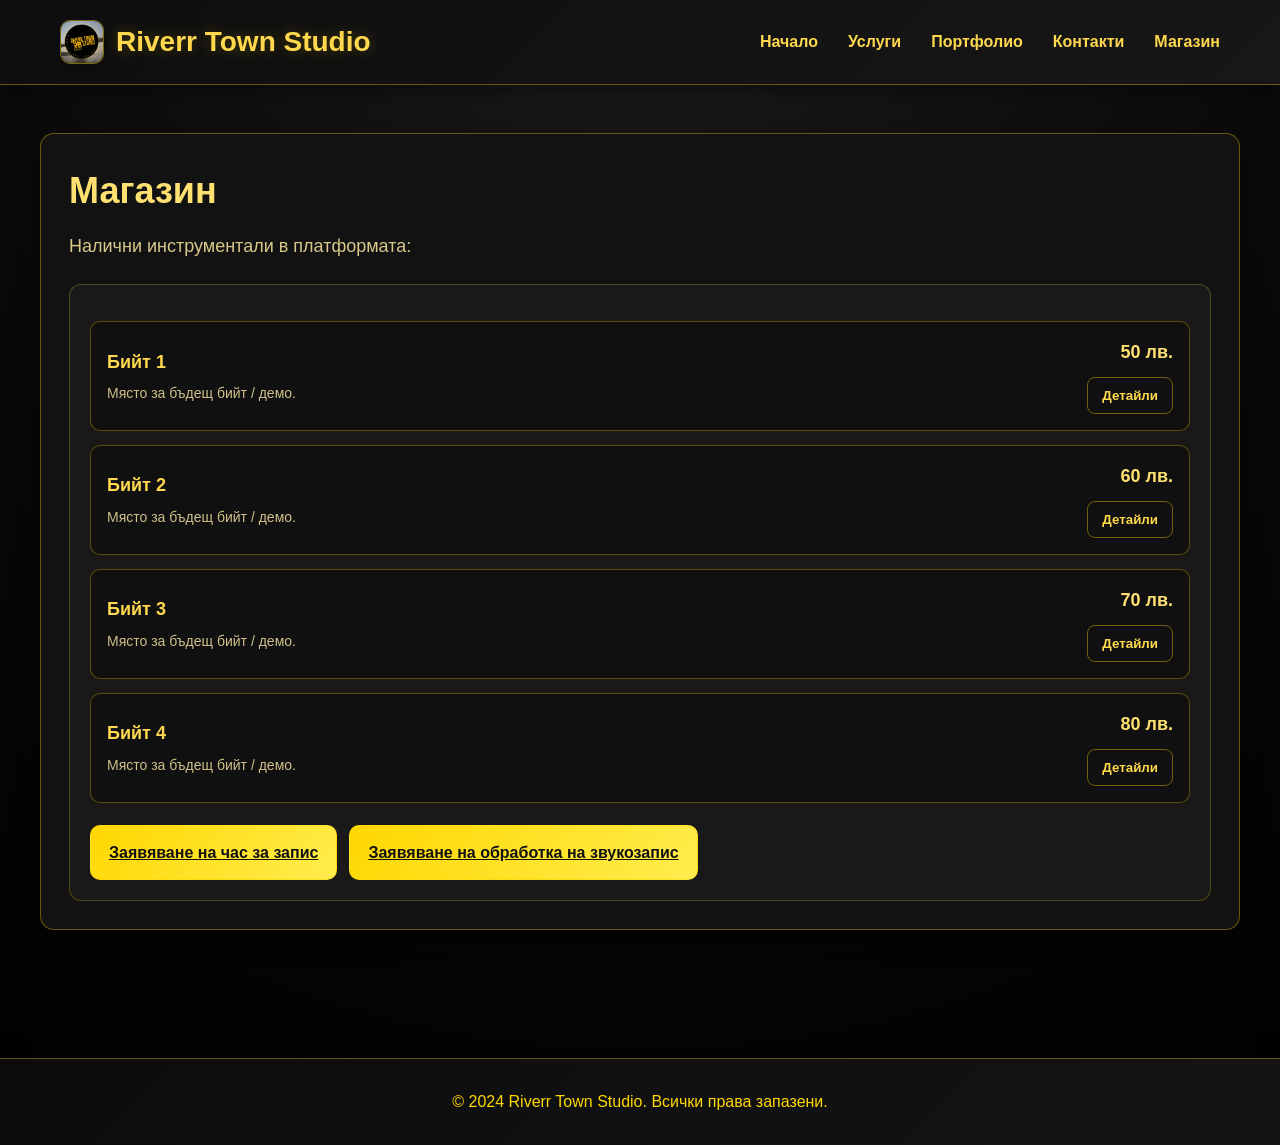
<file: shop.html>
<!DOCTYPE html>
<html lang="bg">
<head>
    <meta charset="UTF-8">
    <meta name="viewport" content="width=device-width, initial-scale=1.0">
    <title>Shop - Riverr Town Studio</title>
    <link rel="stylesheet" href="styles.css">
    <style>
        .shop {
            flex: 1;
            max-width: 1200px;
            width: calc(100% - 32px);
            margin: 48px auto;
            padding: 28px;
            background: #121212;
            border-radius: 14px;
            border: 1px solid rgba(255, 215, 0, 0.35);
            box-shadow: 0 8px 26px rgba(0, 0, 0, 0.48);
        }

        .shop h1 {
            font-size: 36px;
            color: #ffe070;
            margin-bottom: 12px;
        }

        .shop p {
            color: #d8c98b;
            font-size: 18px;
            margin-bottom: 24px;
        }

        .beats-container {
            margin-top: 18px;
            padding: 20px;
            border-radius: 12px;
            background: #191919;
            border: 1px solid rgba(255, 215, 0, 0.25);
        }

        .beats-container h2 {
            color: #ffe070;
            font-size: 24px;
            margin-bottom: 10px;
        }

        .beats-grid {
            display: grid;
            grid-template-columns: 1fr;
            gap: 14px;
            margin-top: 16px;
        }

        .beat-card {
            background: #101010;
            border: 1px solid rgba(255, 215, 0, 0.3);
            border-radius: 10px;
            padding: 16px;
            display: flex;
            justify-content: space-between;
            align-items: center;
            gap: 18px;
        }

        .beat-info {
            flex: 1;
            min-width: 0;
        }

        .beat-card h3 {
            color: #ffd84d;
            font-size: 18px;
            margin-bottom: 6px;
        }

        .beat-card p {
            color: #cfc08a;
            font-size: 14px;
            margin-bottom: 0;
        }

        .beat-meta {
            display: flex;
            flex-direction: column;
            align-items: flex-end;
            gap: 10px;
            min-width: 140px;
            text-align: right;
        }

        .beat-price {
            color: #ffe070;
            font-size: 18px;
            font-weight: 700;
        }

        .details-button {
            border: 1px solid rgba(255, 215, 0, 0.4);
            background: transparent;
            color: #ffd84d;
            font-weight: 700;
            border-radius: 8px;
            padding: 10px 14px;
            cursor: pointer;
            transition: transform 0.2s ease, background-color 0.2s ease;
        }

        .details-button:hover {
            transform: translateY(-1px);
            background: rgba(255, 215, 0, 0.1);
        }

        .request-actions {
            display: flex;
            flex-wrap: wrap;
            gap: 12px;
            margin-top: 22px;
        }

        .action-button {
            appearance: none;
            border: 1px solid rgba(255, 215, 0, 0.4);
            background: linear-gradient(135deg, #ffd700 0%, #ffed4e 100%);
            color: #111;
            font-weight: 700;
            border-radius: 10px;
            padding: 14px 18px;
            cursor: pointer;
            transition: transform 0.2s ease, box-shadow 0.2s ease;
        }

        .action-button:hover {
            transform: translateY(-2px);
            box-shadow: 0 8px 18px rgba(255, 215, 0, 0.25);
        }

        @media (max-width: 900px) {
            .shop {
                width: calc(100% - 24px);
                margin: 24px auto;
                padding: 22px 18px;
            }

            .shop h1 {
                font-size: 30px;
            }

            .shop p {
                font-size: 16px;
            }

            .beats-container {
                padding: 16px;
            }

            .beat-card {
                align-items: stretch;
                flex-direction: column;
            }

            .beat-meta {
                align-items: flex-start;
                text-align: left;
                min-width: 0;
                width: 100%;
            }
        }
    </style>
 </head>
<body>
    <header>
        <nav>
            <div class="logo">
                <img src="logo.png" alt="Riverr Town Studio logo">
                <span>Riverr Town Studio</span>
            </div>
            <ul>
                <li><a href="index.html">Начало</a></li>
                <li><a href="index.html#services">Услуги</a></li>
                <li><a href="portfolio.html">Портфолио</a></li>
                <li><a href="contacts.html">Контакти</a></li>
                <li><a href="shop.html">Магазин</a></li>
            </ul>
        </nav>
    </header>

    <section class="shop">
        <h1>Магазин</h1>
        <p>Налични инструментали в платформата:</p>

        <div class="beats-container">
            <div class="beats-grid">
                <article class="beat-card">
                    <div class="beat-info">
                        <h3>Бийт 1</h3>
                        <p>Място за бъдещ бийт / демо.</p>
                    </div>
                    <div class="beat-meta">
                        <div class="beat-price">50 лв.</div>
                        <button class="details-button" type="button">Детайли</button>
                    </div>
                </article>
                <article class="beat-card">
                    <div class="beat-info">
                        <h3>Бийт 2</h3>
                        <p>Място за бъдещ бийт / демо.</p>
                    </div>
                    <div class="beat-meta">
                        <div class="beat-price">60 лв.</div>
                        <button class="details-button" type="button">Детайли</button>
                    </div>
                </article>
                <article class="beat-card">
                    <div class="beat-info">
                        <h3>Бийт 3</h3>
                        <p>Място за бъдещ бийт / демо.</p>
                    </div>
                    <div class="beat-meta">
                        <div class="beat-price">70 лв.</div>
                        <button class="details-button" type="button">Детайли</button>
                    </div>
                </article>
                <article class="beat-card">
                    <div class="beat-info">
                        <h3>Бийт 4</h3>
                        <p>Място за бъдещ бийт / демо.</p>
                    </div>
                    <div class="beat-meta">
                        <div class="beat-price">80 лв.</div>
                        <button class="details-button" type="button">Детайли</button>
                    </div>
                </article>
            </div>

            <div class="request-actions">
                <a class="action-button" href="recording.html">Заявяване на час за запис</a>
                <a class="action-button" href="processing.html">Заявяване на обработка на звукозапис</a>
            </div>
        </div>
    </section>

    <footer>
        <p>&copy; 2024 Riverr Town Studio. Всички права запазени.</p>
    </footer>
</body>
</html>
</file>
<file: styles.css>
* {
    margin: 0;
    padding: 0;
    box-sizing: border-box;
}

body {
    font-family: 'Segoe UI', Tahoma, Geneva, Verdana, sans-serif;
    background: radial-gradient(circle at top, #1a1a1a 0%, #080808 55%, #000000 100%);
    color: #f4d44d;
    line-height: 1.6;
    min-height: 100vh;
    display: flex;
    flex-direction: column;
}

header {
    background: linear-gradient(135deg, #0e0e0e 0%, #171717 100%);
    padding: 20px 0;
    box-shadow: 0 4px 18px rgba(0, 0, 0, 0.45);
    position: sticky;
    top: 0;
    z-index: 100;
    border-bottom: 1px solid rgba(255, 215, 0, 0.35);
}

nav {
    max-width: 1200px;
    margin: 0 auto;
    padding: 0 20px;
    display: flex;
    justify-content: space-between;
    align-items: center;
}

.logo {
    display: flex;
    align-items: center;
    gap: 12px;
    font-size: 28px;
    font-weight: bold;
    color: #ffd84d;
    text-shadow: 0 0 14px rgba(255, 215, 0, 0.25);
}

.logo img {
    width: 44px;
    height: 44px;
    object-fit: cover;
    border-radius: 10px;
    border: 1px solid rgba(255, 215, 0, 0.45);
    box-shadow: 0 4px 12px rgba(0, 0, 0, 0.35);
}

.logo span {
    line-height: 1;
}

nav ul {
    list-style: none;
    display: flex;
    gap: 30px;
    align-items: center;
    flex-wrap: wrap;
    justify-content: center;
}

nav a {
    text-decoration: none;
    color: #ffd84d;
    font-weight: 600;
    transition: color 0.3s ease;
}

nav a:hover {
    color: #fff3a6;
}

.language-switch {
    display: flex;
    gap: 8px;
}

.lang-btn {
    border: 1px solid rgba(255, 215, 0, 0.45);
    background: rgba(255, 215, 0, 0.1);
    border-radius: 999px;
    padding: 6px 12px;
    font-size: 14px;
    font-weight: 700;
    color: #ffd84d;
    cursor: pointer;
    transition: transform 0.2s ease, background-color 0.2s ease;
}

.lang-btn:hover {
    transform: translateY(-1px);
    background: rgba(255, 215, 0, 0.2);
}

.lang-btn.active {
    background: #ffd700;
    color: #111;
    border-color: #ffd700;
}

footer {
    background: linear-gradient(135deg, #0c0c0c 0%, #141414 100%);
    color: #ffd700;
    text-align: center;
    padding: 30px 20px;
    margin-top: 80px;
    box-shadow: 0 -4px 16px rgba(0, 0, 0, 0.45);
    border-top: 1px solid rgba(255, 215, 0, 0.35);
}

footer p {
    margin: 0;
}

@media (max-width: 900px) {
    nav {
        flex-direction: column;
        gap: 12px;
    }

    nav ul {
        gap: 16px;
    }
}
</file>
